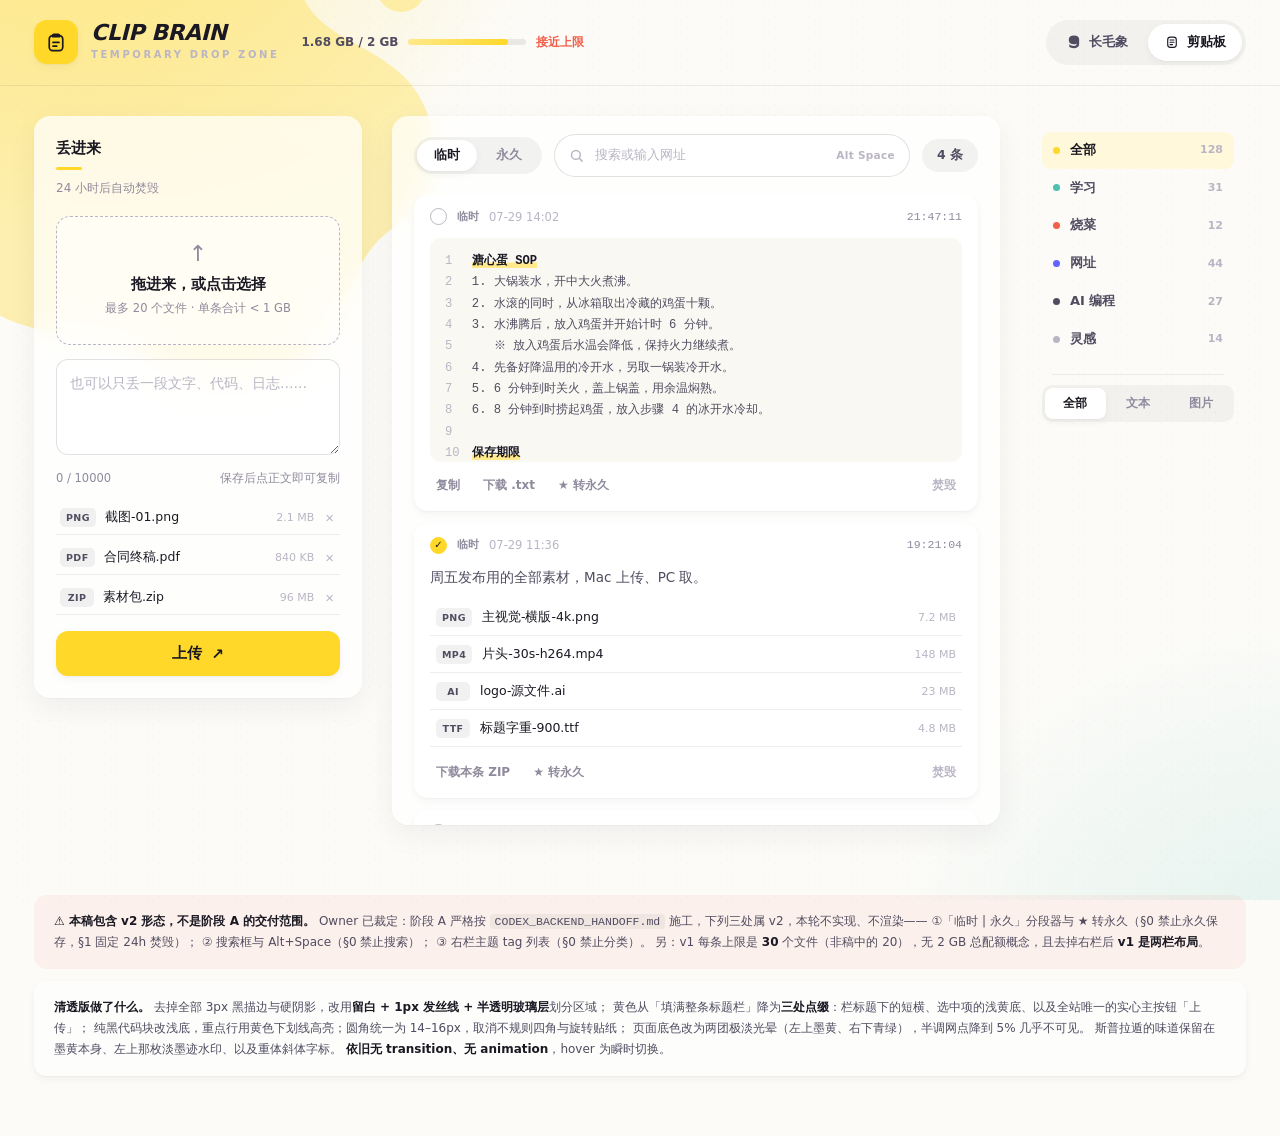
<file: demos/clip-brain/design/mockup-airy.html>
<!doctype html>
<html lang="zh-CN">
<head>
<meta charset="utf-8">
<meta name="viewport" content="width=device-width, initial-scale=1">
<title>Clip Brain · 视觉方案 v2 清透</title>
<style>
/* ============================================================
   Clip Brain 视觉方案 v2「清透」
   与 v1 的差别：去掉几乎全部描边与硬阴影，改用留白 + 发丝线 +
   半透明层次。黄色只做点缀（下划线、选中底色、唯一主按钮）。
   斯普拉遁 DNA 保留在：墨黄本身、一枚极淡的墨迹水印、重体斜体字标。
   硬约束不变：无 transition、无 animation，hover 瞬时切换。
   全部为原创 CSS + 内联 SVG，无外部字体/图片/网络请求。
   ============================================================ */

:root{
  --ink:       #1A1822;
  --ink-2:     #514C60;
  --ink-3:     #8F8A9C;
  --ink-4:     #BAB5C4;

  --paper:     #FCFBF8;
  --surface:   rgba(255,255,255,.72);
  --solid:     #FFFFFF;

  --yellow:    #FFD829;   /* 主强调，长毛象紫的补色位 */
  --yellow-mid:#FFE98A;
  --wash:      #FFF8DA;   /* 交互浅底 */
  --teal:      #4FBFB0;
  --teal-wash: #E6F5F2;
  --coral:     #F2604A;   /* 仅危险 */
  --blurple:   #6364FF;   /* 仅「回长毛象」 */

  --hair:      rgba(26,24,34,.07);
  --hair-2:    rgba(26,24,34,.13);

  --lift:      0 1px 2px rgba(26,24,34,.035), 0 10px 30px rgba(26,24,34,.055);
  --lift-sm:   0 1px 2px rgba(26,24,34,.035), 0 3px 10px rgba(26,24,34,.045);

  --sans: system-ui, -apple-system, "Segoe UI", "PingFang SC", "Microsoft YaHei", sans-serif;
  --mono: "SF Mono", "Cascadia Mono", Consolas, "Noto Sans Mono CJK SC", monospace;
  --r: 16px;
}

*{ box-sizing:border-box; }
html,body{ margin:0; padding:0; }

body{
  font-family:var(--sans);
  color:var(--ink);
  /* 两团极淡的光晕代替原来的实心墨迹块：有色彩，无边界 */
  background:
    radial-gradient(760px 520px at 6% -8%, rgba(255,216,41,.30), transparent 62%),
    radial-gradient(700px 560px at 102% 106%, rgba(79,191,176,.15), transparent 60%),
    var(--paper);
  background-attachment:fixed;
  -webkit-font-smoothing:antialiased;
  font-size:14px;
  line-height:1.6;
}

/* 半调网点降到几乎看不见，只提供一点纸质感 */
body::before{
  content:""; position:fixed; inset:0; z-index:0; pointer-events:none;
  background-image:radial-gradient(circle, rgba(26,24,34,.05) .9px, transparent 1px);
  background-size:11px 11px;
}

/* 唯一一枚墨迹：极淡水印，藏在左上，不构成边界 */
.watermark{
  position:fixed; top:-140px; left:-160px; width:620px; height:620px;
  z-index:0; pointer-events:none; color:var(--yellow); opacity:.34;
}
.watermark svg{ width:100%; height:100%; display:block; }

/* ---------- 顶栏：无边框，只有一条发丝线 ---------- */
.topbar{
  position:relative; z-index:2;
  display:flex; align-items:center; gap:22px; flex-wrap:wrap;
  padding:20px 34px;
  border-bottom:1px solid var(--hair);
}

.brand{ display:flex; align-items:center; gap:13px; }
.brand-mark{
  width:44px; height:44px; flex:none; display:grid; place-items:center;
  background:var(--yellow); border-radius:13px; box-shadow:var(--lift-sm);
}
.brand-mark svg{ width:24px; height:24px; }
.brand-name{
  margin:0; font-size:22px; font-weight:800; font-style:italic;
  letter-spacing:-.4px; line-height:1.1;
}
.brand-sub{
  margin:2px 0 0; font-size:10px; font-weight:700;
  letter-spacing:2.6px; color:var(--ink-4);
}

.switch{ display:flex; align-items:center; gap:4px; margin-left:auto; padding:4px; border-radius:999px; background:rgba(26,24,34,.045); }
.pill{
  display:flex; align-items:center; gap:7px;
  padding:8px 16px; border-radius:999px; text-decoration:none;
  font-size:13px; font-weight:700; color:var(--ink-2);
}
.pill svg{ width:16px; height:16px; }
.pill:hover{ color:var(--ink); background:rgba(255,255,255,.7); }
.pill-mastodon:hover{ color:var(--blurple); }
.pill[aria-current]{ background:var(--solid); color:var(--ink); box-shadow:var(--lift-sm); }

.quota{ display:flex; align-items:center; gap:10px; font-size:12px; color:var(--ink-3); }
.quota-bar{ width:118px; height:6px; border-radius:999px; background:rgba(26,24,34,.08); overflow:hidden; }
.quota-fill{ height:100%; width:84%; border-radius:999px; background:linear-gradient(90deg, var(--yellow-mid), var(--yellow)); }
.quota-num{ font-weight:700; color:var(--ink-2); font-variant-numeric:tabular-nums; white-space:nowrap; }
.quota-warn{ color:var(--coral); font-weight:700; }

/* ---------- 三栏 ---------- */
.shell{
  position:relative; z-index:1;
  display:grid; grid-template-columns:328px minmax(0,1fr) 216px;
  gap:30px; max-width:1420px; margin:0 auto; padding:30px 34px 70px;
  align-items:start;
}

/* 面板：半透明玻璃，无边框，只有柔和投影 */
.panel{
  background:var(--surface);
  -webkit-backdrop-filter:blur(14px); backdrop-filter:blur(14px);
  border-radius:var(--r);
  box-shadow:var(--lift);
}
.panel-plain{ background:none; box-shadow:none; -webkit-backdrop-filter:none; backdrop-filter:none; }

/* 栏标题：一行小字 + 一小段黄下划线，取代整条黄色标题栏 */
.head{ padding:20px 22px 0; }
.head h2{ margin:0; font-size:15px; font-weight:800; letter-spacing:-.1px; }
.head .rule{ display:block; width:26px; height:3px; border-radius:999px; background:var(--yellow); margin-top:7px; }
.head .sub{ margin:9px 0 0; font-size:12px; color:var(--ink-3); }

/* ---------- 左栏 ---------- */
.dropzone{
  margin:18px 22px 0; padding:26px 16px; text-align:center; cursor:pointer;
  border:1.5px dashed var(--ink-4); border-radius:14px;
  background:rgba(255,255,255,.5);
}
.dropzone:hover{ background:var(--wash); border-color:var(--yellow); }
.dropzone-icon{ font-size:22px; line-height:1; color:var(--ink-3); }
.dropzone-title{ margin:8px 0 3px; font-size:14.5px; font-weight:700; }
.dropzone-help{ margin:0; font-size:11.5px; color:var(--ink-3); }

.compose{ padding:14px 22px 22px; }
textarea.compose-text{
  width:100%; min-height:96px; resize:vertical; padding:12px 13px;
  font:inherit; font-size:13.5px; line-height:1.65; color:var(--ink);
  background:rgba(255,255,255,.6);
  border:1px solid var(--hair-2); border-radius:12px;
}
textarea.compose-text:focus{ outline:none; border-color:var(--yellow); background:var(--solid); }
textarea.compose-text::placeholder{ color:var(--ink-4); }

.meta-row{ display:flex; justify-content:space-between; margin-top:8px; font-size:11.5px; color:var(--ink-3); }

.chips{ display:grid; gap:5px; margin-top:13px; }
.chip{
  display:flex; align-items:center; gap:9px; padding:7px 4px;
  font-size:12.5px; border-bottom:1px solid var(--hair);
}
.chip:hover{ background:var(--wash); }
.chip-kind{
  flex:none; min-width:34px; text-align:center; padding:2px 6px; border-radius:5px;
  background:rgba(26,24,34,.06); color:var(--ink-2);
  font-size:9.5px; font-weight:800; letter-spacing:.4px;
}
.chip .name{ flex:1; min-width:0; overflow:hidden; text-overflow:ellipsis; white-space:nowrap; }
.chip .size{ color:var(--ink-4); font-size:11px; font-variant-numeric:tabular-nums; }
.chip-x{ border:0; background:none; padding:0 2px; font-size:15px; line-height:1; color:var(--ink-4); cursor:pointer; }
.chip-x:hover{ color:var(--coral); }

/* 全站唯一的实心主按钮 */
.btn-primary{
  width:100%; margin-top:16px; padding:13px;
  display:flex; align-items:center; justify-content:center; gap:9px;
  border:0; border-radius:12px; background:var(--yellow); color:var(--ink);
  font-family:inherit; font-size:15px; font-weight:800; cursor:pointer;
  box-shadow:var(--lift-sm);
}
.btn-primary:hover{ background:#FFCE00; }

/* ---------- 中栏 ---------- */
.toolbar{ display:flex; align-items:center; gap:12px; flex-wrap:wrap; padding:18px 22px; }

.segment{ display:flex; gap:2px; padding:3px; border-radius:999px; background:rgba(26,24,34,.05); flex:none; }
.segment button{
  border:0; background:none; color:var(--ink-3);
  font-family:inherit; font-size:12.5px; font-weight:700; cursor:pointer;
  padding:7px 17px; border-radius:999px;
}
.segment button:hover{ color:var(--ink); }
.segment button[aria-pressed="true"]{ background:var(--solid); color:var(--ink); box-shadow:var(--lift-sm); }

.search{
  flex:1 1 190px; display:flex; align-items:center; gap:9px; min-width:0;
  padding:9px 14px; border-radius:999px;
  background:rgba(255,255,255,.62); border:1px solid var(--hair-2);
}
.search:focus-within{ border-color:var(--yellow); background:var(--solid); }
.search svg{ width:15px; height:15px; flex:none; color:var(--ink-4); }
.search input{ flex:1; min-width:0; border:0; background:none; font:inherit; font-size:13px; color:var(--ink); }
.search input:focus{ outline:none; }
.search input::placeholder{ color:var(--ink-4); }
.kbd{ flex:none; font-size:10.5px; font-weight:700; color:var(--ink-4); letter-spacing:.3px; }

/* 唯一批量入口 */
.count-chip{
  flex:none; padding:8px 15px; border:0; border-radius:999px;
  background:rgba(26,24,34,.05); color:var(--ink-2);
  font-family:inherit; font-size:12.5px; font-weight:700; cursor:pointer;
}
.count-chip:hover{ background:var(--wash); color:var(--ink); }

.feed{ max-height:min(70vh,740px); overflow-y:auto; padding:0 22px 22px; display:grid; gap:12px; }

/* 卡片：白底，无边框，仅极柔投影 */
.card{ background:var(--solid); border-radius:14px; box-shadow:var(--lift-sm); }
.card:hover{ box-shadow:var(--lift); }

.card-head{ display:flex; align-items:center; gap:10px; flex-wrap:wrap; padding:13px 16px 0; }
.tick{
  width:17px; height:17px; flex:none; border:1.5px solid var(--ink-4); border-radius:50%;
  background:none; cursor:pointer; display:grid; place-items:center;
  font-size:10px; font-weight:900; line-height:1; color:transparent; padding:0;
}
.tick:hover{ border-color:var(--ink-2); }
.tick[aria-checked="true"]{ background:var(--yellow); border-color:var(--yellow); color:var(--ink); }

.badge{ font-size:11px; font-weight:700; color:var(--ink-3); }
.badge-perm{ color:var(--teal); }
.stamp{ font-size:11.5px; color:var(--ink-4); }
.countdown{
  margin-left:auto; font-family:var(--mono); font-size:11.5px;
  color:var(--ink-3); font-variant-numeric:tabular-nums;
}

/* 代码块改浅色：原来的纯黑大块是最重的一处 */
.code{
  margin:12px 16px 0; padding:13px 15px; max-height:224px; overflow:auto;
  background:#FAF8F3; border-radius:11px;
  font-family:var(--mono); font-size:12.2px; line-height:1.75; color:var(--ink-2);
}
.code .ln{ display:inline-block; width:2.2em; color:var(--ink-4); user-select:none; }
.code .hl{ color:var(--ink); font-weight:700; box-shadow:inset 0 -.45em 0 var(--yellow-mid); }

.card-text{ padding:12px 16px 0; font-size:13.5px; line-height:1.7; color:var(--ink-2); }

.filelist{ list-style:none; margin:10px 16px 0; padding:0; max-height:150px; overflow-y:auto; }
.filerow{
  display:flex; align-items:center; gap:10px; padding:8px 6px;
  font-size:12.5px; cursor:pointer; border-bottom:1px solid var(--hair);
}
.filerow:hover{ background:var(--wash); }
.filerow .name{ flex:1; min-width:0; overflow:hidden; text-overflow:ellipsis; white-space:nowrap; }
.filerow .size{ color:var(--ink-4); font-size:11px; font-variant-numeric:tabular-nums; }
.more{
  border:0; background:none; color:var(--ink-3); padding:9px 6px;
  font-family:inherit; font-size:12px; font-weight:700; cursor:pointer;
}
.more:hover{ color:var(--ink); }

.card-foot{ display:flex; align-items:center; gap:3px; flex-wrap:wrap; padding:8px 12px 10px; }
.mini{
  border:0; background:none; color:var(--ink-3); border-radius:8px;
  font-family:inherit; font-size:12px; font-weight:700; cursor:pointer; padding:7px 10px;
}
.mini:hover{ background:rgba(26,24,34,.05); color:var(--ink); }
.mini-star:hover{ background:var(--teal-wash); color:var(--teal); }
.mini-star[aria-pressed="true"]{ color:var(--teal); }
.mini-danger{ margin-left:auto; color:var(--ink-4); }
.mini-danger:hover{ background:rgba(242,96,74,.1); color:var(--coral); }

/* ---------- 右栏：纯文本导航，零边框 ---------- */
.nav{ list-style:none; margin:0; padding:16px 12px 6px; display:grid; gap:1px; }
.nav a{
  display:flex; align-items:center; gap:10px; padding:8px 11px; border-radius:9px;
  text-decoration:none; color:var(--ink-2); font-size:13px; font-weight:600;
}
.nav a:hover{ background:rgba(26,24,34,.045); color:var(--ink); }
.nav a[aria-current]{ background:var(--wash); color:var(--ink); font-weight:700; }
.nav .dot{ width:7px; height:7px; flex:none; border-radius:50%; }
.nav .n{ margin-left:auto; font-size:11px; color:var(--ink-4); font-variant-numeric:tabular-nums; }

.divide{ height:1px; margin:10px 22px; background:var(--hair); }

.seg-types{ display:flex; gap:2px; margin:0 12px 16px; padding:3px; border-radius:10px; background:rgba(26,24,34,.045); }
.seg-types button{
  flex:1; border:0; background:none; color:var(--ink-3); border-radius:8px;
  font-family:inherit; font-size:12px; font-weight:700; cursor:pointer; padding:7px 4px;
}
.seg-types button:hover{ color:var(--ink); }
.seg-types button[aria-pressed="true"]{ background:var(--solid); color:var(--ink); box-shadow:var(--lift-sm); }

/* ---------- 说明 ---------- */
.note{
  max-width:1420px; margin:0 auto; padding:16px 20px;
  border-radius:13px; font-size:12px; line-height:1.75; color:var(--ink-2);
  background:rgba(255,255,255,.62); box-shadow:var(--lift-sm);
}
.note + .note{ margin-top:12px; }
.note-warn{ background:rgba(242,96,74,.07); color:var(--ink-2); box-shadow:none; }
.note-wrap{ max-width:1420px; margin:0 auto; padding:0 34px 60px; }
.note b{ font-weight:800; color:var(--ink); }
.note code{ font-family:var(--mono); font-size:11.5px; background:rgba(26,24,34,.05); padding:1px 5px; border-radius:4px; }

@media (max-width:1180px){
  .shell{ grid-template-columns:296px minmax(0,1fr); }
  .col-nav{ grid-column:1 / -1; }
  .nav{ grid-template-columns:repeat(auto-fill,minmax(150px,1fr)); }
}
@media (max-width:820px){
  .shell{ grid-template-columns:minmax(0,1fr); padding:20px 16px 50px; gap:20px; }
  .topbar{ padding:16px; gap:14px; }
  .switch{ margin-left:0; }
  .note-wrap{ padding:0 16px 40px; }
}
</style>
</head>
<body>

<div class="watermark" aria-hidden="true">
  <svg viewBox="0 0 200 200">
    <path d="M104 8c22-6 39 12 44 32 4 17 22 18 34 30 14 14 12 38-4 49-13 9-14 26-24 38-13 16-39 18-53 4-11-11-27-6-42-11C42 145 30 128 33 110c2-14-9-25-8-41C26 50 44 36 62 33c17-3 24-19 42-25z" fill="currentColor"/>
    <circle cx="181" cy="41" r="8" fill="currentColor"/>
    <circle cx="166" cy="17" r="4" fill="currentColor"/>
  </svg>
</div>

<header class="topbar">
  <div class="brand">
    <div class="brand-mark">
      <svg viewBox="0 0 64 64" aria-hidden="true">
        <rect x="14" y="15" width="36" height="40" rx="9" fill="none" stroke="#1A1822" stroke-width="4.5"/>
        <path d="M26 9h12a5 5 0 0 1 5 5v6H21v-6a5 5 0 0 1 5-5z" fill="#1A1822"/>
        <path d="M24 33h16M24 43h10" stroke="#1A1822" stroke-width="4.5" stroke-linecap="round"/>
      </svg>
    </div>
    <div>
      <p class="brand-name">CLIP BRAIN</p>
      <p class="brand-sub">TEMPORARY DROP ZONE</p>
    </div>
  </div>

  <div class="quota">
    <span class="quota-num">1.68 GB / 2 GB</span>
    <div class="quota-bar"><div class="quota-fill"></div></div>
    <span class="quota-warn">接近上限</span>
  </div>

  <nav class="switch" aria-label="网站入口">
    <a class="pill pill-mastodon" href="/">
      <svg viewBox="0 0 56 56" aria-hidden="true">
        <path d="M10 17c1-8 8-12 18-12s17 4 18 12v20c-1 9-9 13-18 13-8 0-14-2-17-6l1-8c4 4 9 6 15 6 7 0 10-3 10-7v-2c-3 2-6 3-10 3-10 0-17-4-17-13z" fill="currentColor"/>
      </svg>
      <span>长毛象</span>
    </a>
    <a class="pill" href="/clipboard/" aria-current="page">
      <svg viewBox="0 0 56 56" aria-hidden="true">
        <rect x="13" y="11" width="30" height="36" rx="9" fill="none" stroke="currentColor" stroke-width="4"/>
        <path d="M21 21h14M21 29h14M21 37h9" stroke="currentColor" stroke-width="4" stroke-linecap="round"/>
      </svg>
      <span>剪贴板</span>
    </a>
  </nav>
</header>

<div class="shell">

  <!-- ============ 左栏 ============ -->
  <section class="panel col-compose">
    <div class="head">
      <h2>丢进来</h2>
      <span class="rule"></span>
      <p class="sub">24 小时后自动焚毁</p>
    </div>

    <div class="dropzone">
      <div class="dropzone-icon" aria-hidden="true">↑</div>
      <p class="dropzone-title">拖进来，或点击选择</p>
      <p class="dropzone-help">最多 20 个文件 · 单条合计 &lt; 1 GB</p>
    </div>

    <div class="compose">
      <textarea class="compose-text" placeholder="也可以只丢一段文字、代码、日志……"></textarea>
      <div class="meta-row">
        <span>0 / 10000</span>
        <span>保存后点正文即可复制</span>
      </div>

      <div class="chips">
        <span class="chip"><span class="chip-kind">PNG</span><span class="name">截图-01.png</span><span class="size">2.1 MB</span><button class="chip-x" aria-label="移除">×</button></span>
        <span class="chip"><span class="chip-kind">PDF</span><span class="name">合同终稿.pdf</span><span class="size">840 KB</span><button class="chip-x" aria-label="移除">×</button></span>
        <span class="chip"><span class="chip-kind">ZIP</span><span class="name">素材包.zip</span><span class="size">96 MB</span><button class="chip-x" aria-label="移除">×</button></span>
      </div>

      <button class="btn-primary">上传 <span aria-hidden="true">↗</span></button>
    </div>
  </section>

  <!-- ============ 中栏 ============ -->
  <section class="panel col-feed">
    <div class="toolbar">
      <div class="segment" role="group" aria-label="分类">
        <button aria-pressed="true">临时</button>
        <button aria-pressed="false">永久</button>
      </div>

      <label class="search">
        <svg viewBox="0 0 24 24" fill="none" aria-hidden="true">
          <circle cx="11" cy="11" r="7" stroke="currentColor" stroke-width="2.4"/>
          <path d="M16.5 16.5 21 21" stroke="currentColor" stroke-width="2.4" stroke-linecap="round"/>
        </svg>
        <input placeholder="搜索或输入网址">
        <span class="kbd">Alt Space</span>
      </label>

      <button class="count-chip">4 条</button>
    </div>

    <div class="feed">

      <article class="card">
        <div class="card-head">
          <span class="tick" role="checkbox" aria-checked="false" tabindex="0">✓</span>
          <span class="badge">临时</span>
          <span class="stamp">07-29 14:02</span>
          <span class="countdown">21:47:11</span>
        </div>
        <pre class="code"><span class="ln">1</span><span class="hl">溏心蛋 SOP</span>
<span class="ln">2</span>1. 大锅装水，开中大火煮沸。
<span class="ln">3</span>2. 水滚的同时，从冰箱取出冷藏的鸡蛋十颗。
<span class="ln">4</span>3. 水沸腾后，放入鸡蛋并开始计时 6 分钟。
<span class="ln">5</span>   ※ 放入鸡蛋后水温会降低，保持火力继续煮。
<span class="ln">6</span>4. 先备好降温用的冷开水，另取一锅装冷开水。
<span class="ln">7</span>5. 6 分钟到时关火，盖上锅盖，用余温焖熟。
<span class="ln">8</span>6. 8 分钟到时捞起鸡蛋，放入步骤 4 的冰开水冷却。
<span class="ln">9</span>
<span class="ln">10</span><span class="hl">保存期限</span>
<span class="ln">11</span>每次从冰箱取出后只取要吃的分量，可保存十天。</pre>
        <div class="card-foot">
          <button class="mini">复制</button>
          <button class="mini">下载 .txt</button>
          <button class="mini mini-star" aria-pressed="false">★ 转永久</button>
          <button class="mini mini-danger">焚毁</button>
        </div>
      </article>

      <article class="card">
        <div class="card-head">
          <span class="tick" role="checkbox" aria-checked="true" tabindex="0">✓</span>
          <span class="badge">临时</span>
          <span class="stamp">07-29 11:36</span>
          <span class="countdown">19:21:04</span>
        </div>
        <div class="card-text">周五发布用的全部素材，Mac 上传、PC 取。</div>
        <ul class="filelist">
          <li class="filerow"><span class="chip-kind">PNG</span><span class="name">主视觉-横版-4k.png</span><span class="size">7.2 MB</span></li>
          <li class="filerow"><span class="chip-kind">MP4</span><span class="name">片头-30s-h264.mp4</span><span class="size">148 MB</span></li>
          <li class="filerow"><span class="chip-kind">AI</span><span class="name">logo-源文件.ai</span><span class="size">23 MB</span></li>
          <li class="filerow"><span class="chip-kind">TTF</span><span class="name">标题字重-900.ttf</span><span class="size">4.8 MB</span></li>
          <li><button class="more">还有 16 个文件 ↓</button></li>
        </ul>
        <div class="card-foot">
          <button class="mini">下载本条 ZIP</button>
          <button class="mini mini-star" aria-pressed="false">★ 转永久</button>
          <button class="mini mini-danger">焚毁</button>
        </div>
      </article>

      <article class="card">
        <div class="card-head">
          <span class="tick" role="checkbox" aria-checked="false" tabindex="0">✓</span>
          <span class="badge badge-perm">★ 永久</span>
          <span class="stamp">07-21 09:10</span>
          <span class="countdown">不焚毁</span>
        </div>
        <div class="card-text">常用命令：重启 cmx-mcp-http、看 nginx 日志、跑 smoke。收藏后不进 24 小时队列。</div>
        <ul class="filelist">
          <li class="filerow"><span class="chip-kind">SH</span><span class="name">常用命令.sh</span><span class="size">1.4 KB</span></li>
        </ul>
        <div class="card-foot">
          <button class="mini">复制</button>
          <button class="mini">下载</button>
          <button class="mini mini-star" aria-pressed="true">★ 已永久</button>
          <button class="mini mini-danger">焚毁</button>
        </div>
      </article>

    </div>
  </section>

  <!-- ============ 右栏 ============ -->
  <aside class="panel panel-plain col-nav">
    <ul class="nav">
      <li><a href="#" aria-current="page"><span class="dot" style="background:var(--yellow)"></span>全部<span class="n">128</span></a></li>
      <li><a href="#"><span class="dot" style="background:var(--teal)"></span>学习<span class="n">31</span></a></li>
      <li><a href="#"><span class="dot" style="background:var(--coral)"></span>烧菜<span class="n">12</span></a></li>
      <li><a href="#"><span class="dot" style="background:var(--blurple)"></span>网址<span class="n">44</span></a></li>
      <li><a href="#"><span class="dot" style="background:var(--ink-2)"></span>AI 编程<span class="n">27</span></a></li>
      <li><a href="#"><span class="dot" style="background:var(--ink-4)"></span>灵感<span class="n">14</span></a></li>
    </ul>

    <div class="divide"></div>

    <div class="seg-types" role="group" aria-label="类型">
      <button aria-pressed="true">全部</button>
      <button aria-pressed="false">文本</button>
      <button aria-pressed="false">图片</button>
    </div>
  </aside>

</div>

<div class="note-wrap">
  <p class="note note-warn">
    <b>⚠ 本稿包含 v2 形态，不是阶段 A 的交付范围。</b>
    Owner 已裁定：阶段 A 严格按 <code>CODEX_BACKEND_HANDOFF.md</code> 施工，下列三处属 v2，本轮不实现、不渲染——
    ①「临时 | 永久」分段器与 ★ 转永久（§0 禁止永久保存，§1 固定 24h 焚毁）；
    ② 搜索框与 Alt+Space（§0 禁止搜索）；
    ③ 右栏主题 tag 列表（§0 禁止分类）。
    另：v1 每条上限是 <b>30</b> 个文件（非稿中的 20），无 2 GB 总配额概念，且去掉右栏后 <b>v1 是两栏布局</b>。
  </p>

  <p class="note">
    <b>清透版做了什么。</b>
    去掉全部 3px 黑描边与硬阴影，改用<b>留白 + 1px 发丝线 + 半透明玻璃层</b>划分区域；
    黄色从「填满整条标题栏」降为<b>三处点缀</b>：栏标题下的短横、选中项的浅黄底、以及全站唯一的实心主按钮「上传」；
    纯黑代码块改浅底，重点行用黄色下划线高亮；圆角统一为 14–16px，取消不规则四角与旋转贴纸；
    页面底色改为两团极淡光晕（左上墨黄、右下青绿），半调网点降到 5% 几乎不可见。
    斯普拉遁的味道保留在墨黄本身、左上那枚淡墨迹水印、以及重体斜体字标。
    <b>依旧无 transition、无 animation</b>，hover 为瞬时切换。
  </p>
</div>

</body>
</html>
</file>
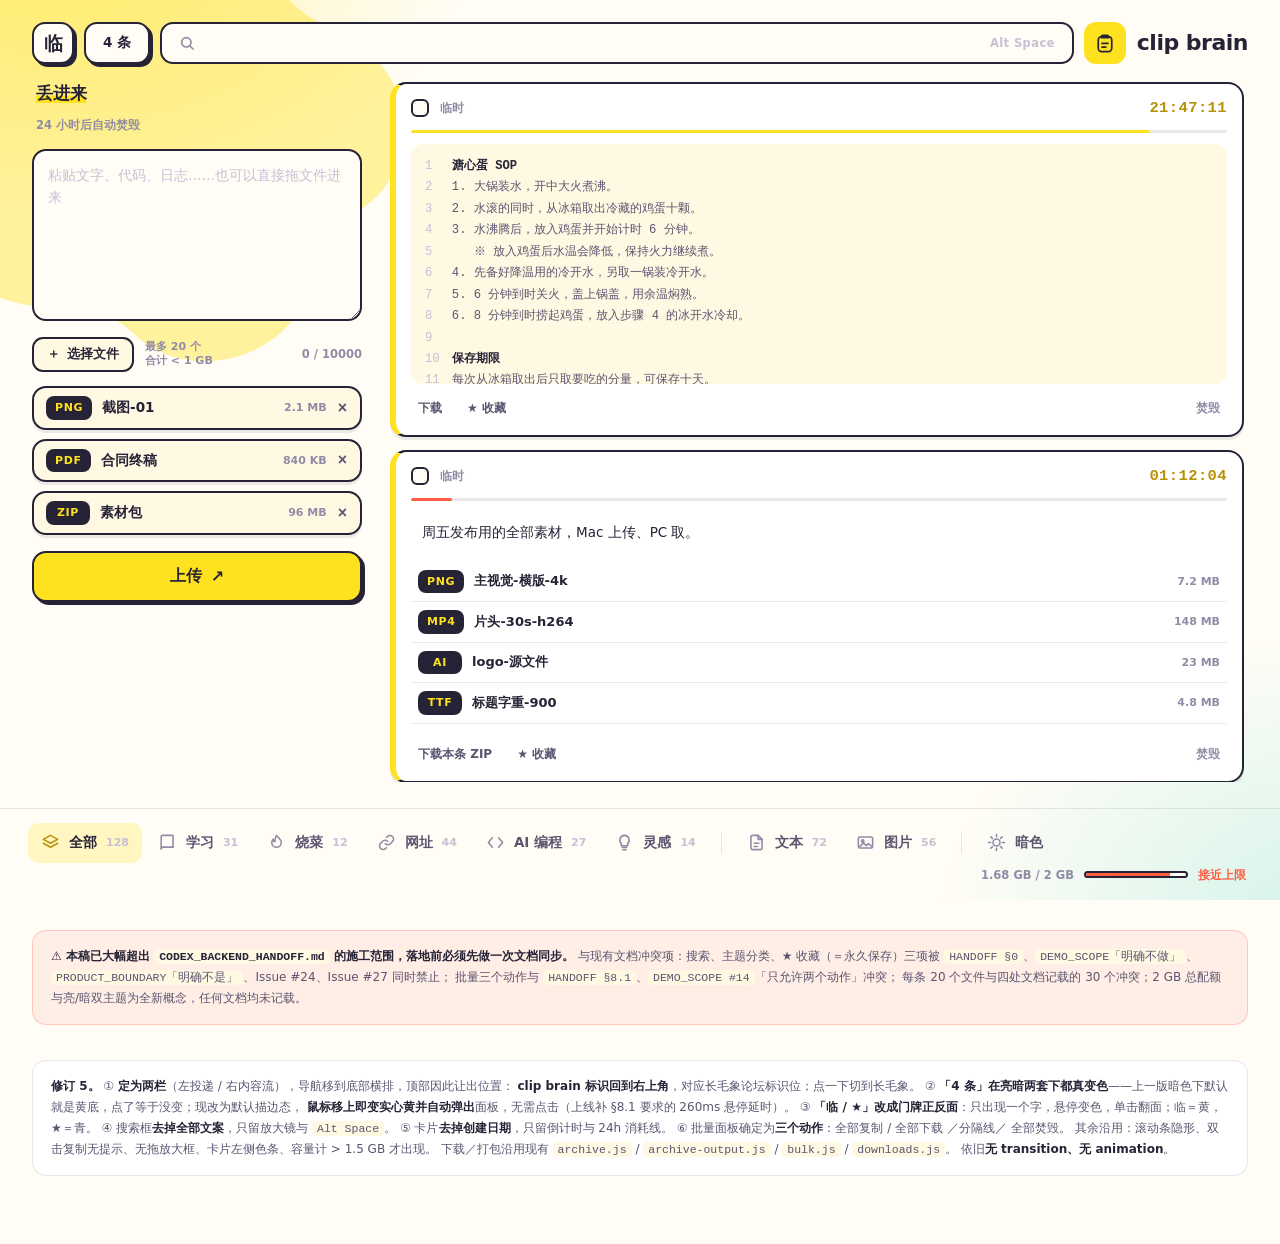
<file: demos/clip-brain/design/mockup.html>
<!doctype html>
<html lang="zh-CN">
<head>
<meta charset="utf-8">
<meta name="viewport" content="width=device-width, initial-scale=1">
<title>Clip Brain · 视觉方案 1 修订版 5</title>
<style>
/* ============================================================
   Clip Brain 视觉方案 1「轻框明快」· 修订 5
   本轮按 Owner 反馈：
     · 定为两栏（左投递 / 右内容流），导航移到底部横排，
       顶部让出位置：clip brain 标识回到右上角，对应长毛象论坛标识位。
     · 「4 条」在亮暗两套下都真变色（默认描边态 → 悬停/展开转实心黄），
       鼠标移上即自动弹出，不必点击。
     · 「临 / ★」改成门牌正反面：只出现一个字，悬停变色，单击翻面。
     · 搜索框去掉「搜索或输入网址」文案，只留 Alt Space。
     · 卡片去掉创建日期，只留倒计时。
   硬约束不变：无 transition、无 animation，hover 瞬时切换。
   全部为原创 CSS + 内联 SVG，无外部字体/图片/网络请求。
   注：隐藏 checkbox + :has() 仅为让设计稿可真实点击；
       上线由 JS 控制（含 §8.1 要求的 260ms 悬停延时），不依赖 :has()。
   ============================================================ */

:root{
  --text:      #262336;
  --text-2:    #5B5570;
  --text-3:    #918BA6;
  --text-4:    #C6C0D4;

  --bg:        #FFFDF6;
  --surface:   #FFFFFF;
  --surface-2: #FFF8E3;
  --input:     #FFFDF6;

  --line:      #262336;
  --line-soft: rgba(38,35,54,.10);

  --wash-y:    #FFF6C2;
  --wash-t:    #D9F7F2;

  --kind-bg:   #262336;
  --kind-fg:   #FFE21F;

  --accent-ink:#B8930A;
  --pop:       3px 3px 0 #262336;
  --soft:      0 3px 0 rgba(38,35,54,.09);
  --glow-y:    .42;
  --glow-t:    .20;
  --mark-op:   .42;

  --yellow:    #FFE21F;
  --yellow-2:  #FFD100;
  --teal:      #22C9B6;
  --coral:     #FF5C42;
  --on-accent: #262336;          /* 黄/青底上的字色，两套通用 */

  --sans: system-ui, -apple-system, "Segoe UI", "PingFang SC", "Microsoft YaHei", sans-serif;
  --mono: "SF Mono", "Cascadia Mono", Consolas, "Noto Sans Mono CJK SC", monospace;
}

body:has(#theme-dark:checked){
  --text:      #F2EFE6;
  --text-2:    #BDB6C9;
  --text-3:    #8F88A0;
  --text-4:    #645D76;

  --bg:        #1B1826;
  --surface:   #252132;
  --surface-2: #2E2839;
  --input:     #201C2C;

  --line:      #3E3752;
  --line-soft: rgba(255,255,255,.09);

  --wash-y:    rgba(255,226,31,.13);
  --wash-t:    rgba(63,191,176,.15);

  --kind-bg:   #FFE21F;
  --kind-fg:   #1B1826;

  --accent-ink:#FFE21F;
  --teal:      #3FBFB0;
  --coral:     #FF6B54;
  --pop:       3px 3px 0 #100E18;
  --soft:      0 3px 0 rgba(0,0,0,.34);
  --glow-y:    .10;
  --glow-t:    .07;
  --mark-op:   .10;
}

*{ box-sizing:border-box; }
html,body{ margin:0; padding:0; }

body{
  font-family:var(--sans); font-size:14px; line-height:1.6; color:var(--text);
  background:
    radial-gradient(720px 500px at 4% -10%, rgba(255,226,31,var(--glow-y)), transparent 60%),
    radial-gradient(660px 520px at 103% 104%, rgba(34,201,182,var(--glow-t)), transparent 58%),
    var(--bg);
  background-attachment:fixed;
  -webkit-font-smoothing:antialiased;
}

*{ scrollbar-width:none; -ms-overflow-style:none; }
::-webkit-scrollbar{ width:0; height:0; display:none; }

.watermark{
  position:fixed; top:-150px; left:-170px; width:600px; height:600px;
  z-index:0; pointer-events:none; color:var(--yellow); opacity:var(--mark-op);
}
.watermark svg{ width:100%; height:100%; display:block; }

/* ================= 顶栏：控件靠左成组，标识锁右上角 ================= */
.topbar{
  position:relative; z-index:3;
  display:flex; align-items:center; gap:10px; flex-wrap:wrap;
  max-width:1420px; margin:0 auto; padding:22px 32px 16px;
}

/* 临 / ★ 门牌：只出现一个字，悬停变色，单击翻面 */
.plate{
  flex:none; width:42px; height:42px; display:grid; place-items:center;
  border:2px solid var(--line); border-radius:13px; box-shadow:var(--pop);
  background:var(--input); color:var(--text);
  font-size:19px; font-weight:900; cursor:pointer; user-select:none;
}
.plate:hover{ background:var(--yellow); border-color:var(--yellow); color:var(--on-accent); }
.plate .fav{ display:none; }
body:has(#mode-fav:checked) .plate{ background:var(--teal); border-color:var(--teal); color:var(--on-accent); }
body:has(#mode-fav:checked) .plate:hover{ background:var(--wash-t); border-color:var(--teal); color:var(--text); }
body:has(#mode-fav:checked) .plate .tmp{ display:none; }
body:has(#mode-fav:checked) .plate .fav{ display:block; }

/* 唯一批量入口：默认描边态 → 悬停/展开转实心黄（亮暗都真变色） */
.bulk{ position:relative; flex:none; }
.count-chip{
  display:flex; align-items:center; height:42px; padding:0 17px;
  border:2px solid var(--line); border-radius:13px; box-shadow:var(--pop);
  background:var(--input); color:var(--text);
  font-family:inherit; font-size:13.5px; font-weight:900; cursor:pointer; user-select:none;
}
.bulk:hover .count-chip,
body:has(#bulk-open:checked) .count-chip{
  background:var(--yellow); border-color:var(--yellow); color:var(--on-accent);
}
.bulk-panel{
  display:none; position:absolute; left:0; top:calc(100% + 7px); z-index:9;
  padding:7px; gap:3px; flex-direction:column; min-width:178px;
  background:var(--surface); border:2px solid var(--line); border-radius:14px; box-shadow:var(--pop);
}
.bulk:hover .bulk-panel,
body:has(#bulk-open:checked) .bulk-panel{ display:flex; }
.bulk-panel button{
  display:flex; align-items:center; gap:10px; width:100%; padding:9px 11px;
  border:0; border-radius:9px; background:none; color:var(--text);
  font-family:inherit; font-size:13px; font-weight:800; cursor:pointer; text-align:left;
}
.bulk-panel button svg{ width:17px; height:17px; flex:none; color:var(--text-3); }
.bulk-panel button:hover{ background:var(--wash-y); }
.bulk-panel button:hover svg{ color:var(--accent-ink); }
.bulk-panel .sep{ height:1px; margin:3px 6px; background:var(--line-soft); }
.bulk-panel .danger{ color:var(--coral); }
.bulk-panel .danger svg{ color:var(--coral); }
.bulk-panel .danger:hover{ background:var(--coral); color:#fff; }
.bulk-panel .danger:hover svg{ color:#fff; }

/* 搜索：无文案，只留 Alt Space */
.search{
  flex:1 1 240px; display:flex; align-items:center; gap:10px; min-width:0; height:42px;
  padding:0 17px; border:2px solid var(--line); border-radius:13px; background:var(--input);
}
.search:focus-within{ background:var(--surface); box-shadow:var(--soft); }
.search svg{ width:16px; height:16px; flex:none; color:var(--text-3); }
.search input{ flex:1; min-width:0; border:0; background:none; font:inherit; font-size:13.5px; font-weight:700; color:var(--text); }
.search input:focus{ outline:none; }
.kbd{ flex:none; font-size:11.5px; font-weight:800; color:var(--text-4); letter-spacing:.4px; }

/* 标识：右上角，对应长毛象论坛标识位 */
.lockup{ flex:none; margin-left:auto; display:flex; align-items:center; gap:11px; text-decoration:none; color:var(--text); }
.lockup-mark{
  width:42px; height:42px; flex:none; display:grid; place-items:center;
  background:var(--yellow); border-radius:12px; color:#262336;
}
.lockup:hover .lockup-mark{ background:var(--yellow-2); }
.lockup-mark svg{ width:24px; height:24px; }
.lockup-word{ font-size:22px; font-weight:800; letter-spacing:-.5px; line-height:1; }

/* ================= 两栏 ================= */
.shell{
  position:relative; z-index:1;
  display:grid; grid-template-columns:330px minmax(0,1fr);
  gap:26px; max-width:1420px; margin:0 auto; padding:0 32px 26px;
  align-items:start;
}

.head{ padding:0 4px 14px; }
.head h2{
  margin:0; display:inline; font-size:17px; font-weight:900; letter-spacing:-.2px;
  box-shadow:inset 0 -.42em 0 var(--yellow);
}
body:has(#theme-dark:checked) .head h2{ box-shadow:inset 0 -.42em 0 rgba(255,226,31,.30); }
.head p{ margin:9px 0 0; font-size:11.5px; font-weight:700; color:var(--text-3); }

/* ---------- 左栏 ---------- */
textarea.compose-text{
  width:100%; min-height:172px; resize:vertical; padding:13px 14px;
  font:inherit; font-size:13.5px; line-height:1.65; color:var(--text);
  background:var(--input); border:2px solid var(--line); border-radius:14px;
}
textarea.compose-text:focus{ outline:none; background:var(--surface); box-shadow:var(--soft); }
textarea.compose-text::placeholder{ color:var(--text-4); }

.pick-row{ display:flex; align-items:center; gap:11px; margin-top:10px; }
.pick{
  display:flex; align-items:center; gap:7px; padding:7px 13px;
  background:var(--surface-2); color:var(--text); cursor:pointer;
  border:2px solid var(--line); border-radius:11px;
  font-family:inherit; font-size:12.5px; font-weight:900;
}
.pick:hover{ background:var(--wash-y); }
.pick-help{ font-size:11px; font-weight:700; color:var(--text-3); line-height:1.35; }
.count-text{ margin-left:auto; font-size:11.5px; font-weight:700; color:var(--text-3); white-space:nowrap; }

.chips{ display:grid; gap:9px; margin-top:14px; }
.chip{
  display:flex; align-items:center; gap:10px; padding:8px 12px;
  background:var(--surface-2); border:2px solid var(--line); border-radius:14px; box-shadow:var(--soft);
}
.chip:hover{ background:var(--wash-y); }
.kind{
  flex:none; min-width:44px; text-align:center; padding:3px 9px; border-radius:8px;
  background:var(--kind-bg); color:var(--kind-fg);
  font-size:11px; font-weight:900; letter-spacing:.6px;
}
.chip .name{ flex:1; min-width:0; overflow:hidden; text-overflow:ellipsis; white-space:nowrap; font-size:13.5px; font-weight:800; }
.chip .size{ color:var(--text-3); font-size:11px; font-weight:700; font-variant-numeric:tabular-nums; }
.chip-x{ border:0; background:none; padding:0 1px; font-size:16px; font-weight:900; line-height:1; color:var(--text-2); cursor:pointer; }
.chip-x:hover{ color:var(--coral); }

.btn-primary{
  width:100%; margin-top:16px; padding:13px;
  display:flex; align-items:center; justify-content:center; gap:9px;
  background:var(--yellow); color:#262336;
  border:2px solid var(--line); border-radius:14px; box-shadow:var(--pop);
  font-family:inherit; font-size:16px; font-weight:900; cursor:pointer;
}
.btn-primary:hover{ background:var(--yellow-2); }

/* ---------- 右栏内容流 ---------- */
.feed{ max-height:min(78vh,900px); overflow-y:auto; display:grid; gap:13px; padding:2px 4px 4px 2px; }

.card{
  background:var(--surface); border:2px solid var(--line); border-left:6px solid var(--yellow);
  border-radius:16px; box-shadow:var(--soft);
}
.card-fav{ background:var(--wash-t); border-left-color:var(--teal); }

.card-head{ display:flex; align-items:center; gap:11px; flex-wrap:wrap; padding:12px 15px 0; }
.tick{
  width:18px; height:18px; flex:none; padding:0; border:2px solid var(--line); border-radius:6px;
  background:var(--input); cursor:pointer; display:grid; place-items:center;
  font-size:11px; font-weight:900; line-height:1; color:transparent;
}
.tick:hover{ background:var(--wash-y); }
.tick[aria-checked="true"]{ background:var(--yellow); border-color:var(--yellow); color:var(--on-accent); }

.badge{ font-size:12px; font-weight:900; color:var(--text-3); }
.badge-fav{ color:var(--teal); }

.countdown{
  margin-left:auto; font-family:var(--mono); font-size:15.5px; font-weight:800;
  letter-spacing:.4px; color:var(--accent-ink); font-variant-numeric:tabular-nums;
}
.countdown-off{ font-size:12px; font-weight:800; color:var(--teal); letter-spacing:.6px; }
.ttl{ height:3px; margin:9px 15px 0; border-radius:999px; background:var(--line-soft); overflow:hidden; }
.ttl span{ display:block; height:100%; border-radius:999px; background:var(--yellow); }
.ttl-low span{ background:var(--coral); }

.code{
  margin:11px 15px 0; padding:12px 14px; max-height:240px; overflow:auto; cursor:copy;
  background:var(--surface-2); border-radius:12px;
  font-family:var(--mono); font-size:12.2px; line-height:1.76; color:var(--text-2);
}
.code:hover{ background:var(--wash-y); }
.code .ln{ display:inline-block; width:2.2em; color:var(--text-4); user-select:none; }
.code .hl{ color:var(--text); font-weight:800; }

.card-text{ margin:11px 15px 0; padding:9px 11px; border-radius:11px; cursor:copy; font-size:13.5px; line-height:1.7; }
.card-text:hover{ background:var(--wash-y); }

.filelist{ list-style:none; margin:9px 15px 0; padding:0; max-height:168px; overflow-y:auto; }
.filerow{ display:flex; align-items:center; gap:10px; padding:8px 7px; cursor:pointer; border-bottom:1px solid var(--line-soft); }
.filerow:hover{ background:var(--wash-y); border-radius:9px; }
.filerow .name{ flex:1; min-width:0; overflow:hidden; text-overflow:ellipsis; white-space:nowrap; font-size:13px; font-weight:800; }
.filerow .size{ color:var(--text-3); font-size:11px; font-weight:700; font-variant-numeric:tabular-nums; }
.more{ border:0; background:none; color:var(--text-2); padding:9px 7px; font-family:inherit; font-size:12px; font-weight:900; cursor:pointer; }
.more:hover{ color:var(--text); }

.card-foot{ display:flex; align-items:center; gap:3px; flex-wrap:wrap; padding:9px 11px 11px; }
.mini{
  border:0; background:none; color:var(--text-2); border-radius:9px;
  font-family:inherit; font-size:12px; font-weight:800; cursor:pointer; padding:7px 11px;
}
.mini:hover{ background:var(--wash-y); color:var(--text); }
.mini-star:hover{ background:var(--teal); color:var(--on-accent); }
.mini-star[aria-pressed="true"]{ color:var(--teal); }
.mini-danger{ margin-left:auto; color:var(--text-3); }
.mini-danger:hover{ background:var(--coral); color:#fff; }

/* ================= 底部导航：论坛式，横排 ================= */
.bottombar{
  position:relative; z-index:1;
  display:flex; align-items:center; gap:3px; flex-wrap:wrap;
  max-width:1420px; margin:0 auto; padding:14px 28px 34px;
  border-top:1px solid var(--line-soft);
}
.bottombar a, .bottombar label{
  display:flex; align-items:center; gap:9px; padding:9px 13px; border-radius:11px;
  text-decoration:none; color:var(--text-2); font-size:13.5px; font-weight:700;
  cursor:pointer; user-select:none;
}
.bottombar svg{ width:19px; height:19px; flex:none; color:var(--text-3); }
.bottombar a:hover, .bottombar label:hover{ background:var(--wash-y); color:var(--text); }
.bottombar a:hover svg, .bottombar label:hover svg{ color:var(--accent-ink); }
.bottombar a[aria-current]{ background:var(--wash-y); color:var(--text); font-weight:900; }
.bottombar a[aria-current] svg{ color:var(--accent-ink); }
.bottombar .n{ font-size:11px; font-weight:800; color:var(--text-4); font-variant-numeric:tabular-nums; }
.vline{ width:1px; height:22px; margin:0 9px; background:var(--line-soft); }

.theme-row .on, .theme-row .moon{ display:none; }
body:has(#theme-dark:checked) .theme-row .on{ display:inline; }
body:has(#theme-dark:checked) .theme-row .off{ display:none; }
body:has(#theme-dark:checked) .theme-row .moon{ display:block; }
body:has(#theme-dark:checked) .theme-row .sun{ display:none; }

.quota{ display:none; margin-left:auto; align-items:center; gap:10px; padding:0 6px; }
.quota.is-visible{ display:flex; }
.quota-num{ font-size:11.5px; font-weight:800; color:var(--text-3); font-variant-numeric:tabular-nums; }
.quota-warn{ font-size:11.5px; font-weight:800; color:var(--coral); }
.quota-bar{ width:104px; height:7px; border:2px solid var(--line); border-radius:999px; background:var(--input); overflow:hidden; }
.quota-fill{ height:100%; width:84%; background:var(--coral); }

/* ---------- 说明 ---------- */
.note-wrap{ max-width:1420px; margin:0 auto; padding:0 32px 56px; display:grid; gap:11px; }
.note{
  padding:15px 18px; border-radius:14px; font-size:12px; line-height:1.75; color:var(--text-2);
  background:var(--surface); border:1px solid var(--line-soft);
}
.note-warn{ background:rgba(255,92,66,.09); border-color:rgba(255,92,66,.26); }
.note b{ font-weight:900; color:var(--text); }
.note code{ font-family:var(--mono); font-size:11.5px; background:var(--surface-2); padding:1px 5px; border-radius:4px; }

@media (max-width:900px){
  .shell{ grid-template-columns:minmax(0,1fr); padding:0 16px 20px; gap:22px; }
  .topbar{ padding:16px 16px 14px; }
  .lockup{ order:-1; margin-left:0; width:100%; }
  .search{ flex:1 1 140px; }
  .bottombar{ padding:12px 12px 30px; overflow-x:auto; flex-wrap:nowrap; }
  .quota{ margin-left:12px; }
  .note-wrap{ padding:0 16px 40px; }
}
</style>
</head>
<body>

<input type="checkbox" id="theme-dark" hidden>
<input type="checkbox" id="bulk-open" hidden>
<input type="checkbox" id="mode-fav" hidden>

<div class="watermark" aria-hidden="true">
  <svg viewBox="0 0 200 200">
    <path d="M104 8c22-6 39 12 44 32 4 17 22 18 34 30 14 14 12 38-4 49-13 9-14 26-24 38-13 16-39 18-53 4-11-11-27-6-42-11C42 145 30 128 33 110c2-14-9-25-8-41C26 50 44 36 62 33c17-3 24-19 42-25z" fill="currentColor"/>
    <circle cx="181" cy="41" r="8" fill="currentColor"/>
    <circle cx="166" cy="17" r="4" fill="currentColor"/>
  </svg>
</div>

<!-- ============ 顶栏 ============ -->
<div class="topbar">

  <!-- 门牌正反面：只出现一个字，悬停变色，单击翻面 -->
  <label class="plate" for="mode-fav" title="临时 / 收藏，点一下翻面">
    <span class="tmp">临</span><span class="fav">★</span>
  </label>

  <div class="bulk">
    <label class="count-chip" for="bulk-open">4 条</label>
    <div class="bulk-panel">
      <button>
        <svg viewBox="0 0 24 24" fill="none" stroke="currentColor" stroke-width="2" stroke-linecap="round" stroke-linejoin="round"><rect x="9" y="9" width="12" height="12" rx="2"/><path d="M5 15V5a2 2 0 0 1 2-2h10"/></svg>
        全部复制</button>
      <button>
        <svg viewBox="0 0 24 24" fill="none" stroke="currentColor" stroke-width="2" stroke-linecap="round" stroke-linejoin="round"><path d="M12 3v12"/><path d="m7 11 5 5 5-5"/><path d="M4 20h16"/></svg>
        全部下载</button>
      <div class="sep"></div>
      <button class="danger">
        <svg viewBox="0 0 24 24" fill="none" stroke="currentColor" stroke-width="2" stroke-linecap="round" stroke-linejoin="round"><path d="M12 3c3 4 6 5 6 9a6 6 0 0 1-12 0c0-2 1-3.2 2-4.2 0 2 1 3.2 2 3.2 0-3 1-6 2-8Z"/></svg>
        全部焚毁</button>
    </div>
  </div>

  <label class="search">
    <svg viewBox="0 0 24 24" fill="none" aria-hidden="true">
      <circle cx="11" cy="11" r="7" stroke="currentColor" stroke-width="2.6"/>
      <path d="M16.5 16.5 21 21" stroke="currentColor" stroke-width="2.6" stroke-linecap="round"/>
    </svg>
    <input aria-label="搜索">
    <span class="kbd">Alt Space</span>
  </label>

  <a class="lockup" href="/" title="切换到长毛象">
    <span class="lockup-mark">
      <svg viewBox="0 0 64 64" aria-hidden="true">
        <rect x="14" y="15" width="36" height="40" rx="9" fill="none" stroke="currentColor" stroke-width="4.5"/>
        <path d="M26 9h12a5 5 0 0 1 5 5v6H21v-6a5 5 0 0 1 5-5z" fill="currentColor"/>
        <path d="M24 33h16M24 43h10" stroke="currentColor" stroke-width="4.5" stroke-linecap="round"/>
      </svg>
    </span>
    <span class="lockup-word">clip brain</span>
  </a>
</div>

<div class="shell">

  <!-- ============ 左栏 ============ -->
  <section class="col-compose">
    <div class="head">
      <h2>丢进来</h2>
      <p>24 小时后自动焚毁</p>
    </div>

    <textarea class="compose-text" placeholder="粘贴文字、代码、日志……也可以直接拖文件进来"></textarea>

    <div class="pick-row">
      <button class="pick"><span aria-hidden="true">＋</span>选择文件</button>
      <span class="pick-help">最多 20 个<br>合计 &lt; 1 GB</span>
      <span class="count-text">0 / 10000</span>
    </div>

    <div class="chips">
      <span class="chip"><span class="kind">PNG</span><span class="name">截图-01</span><span class="size">2.1 MB</span><button class="chip-x" aria-label="移除">×</button></span>
      <span class="chip"><span class="kind">PDF</span><span class="name">合同终稿</span><span class="size">840 KB</span><button class="chip-x" aria-label="移除">×</button></span>
      <span class="chip"><span class="kind">ZIP</span><span class="name">素材包</span><span class="size">96 MB</span><button class="chip-x" aria-label="移除">×</button></span>
    </div>

    <button class="btn-primary">上传 <span aria-hidden="true">↗</span></button>
  </section>

  <!-- ============ 右栏 ============ -->
  <section class="col-feed">
    <div class="feed">

      <article class="card">
        <div class="card-head">
          <span class="tick" role="checkbox" aria-checked="false" tabindex="0">✓</span>
          <span class="badge">临时</span>
          <span class="countdown">21:47:11</span>
        </div>
        <div class="ttl"><span style="width:90.6%"></span></div>
        <pre class="code"><span class="ln">1</span><span class="hl">溏心蛋 SOP</span>
<span class="ln">2</span>1. 大锅装水，开中大火煮沸。
<span class="ln">3</span>2. 水滚的同时，从冰箱取出冷藏的鸡蛋十颗。
<span class="ln">4</span>3. 水沸腾后，放入鸡蛋并开始计时 6 分钟。
<span class="ln">5</span>   ※ 放入鸡蛋后水温会降低，保持火力继续煮。
<span class="ln">6</span>4. 先备好降温用的冷开水，另取一锅装冷开水。
<span class="ln">7</span>5. 6 分钟到时关火，盖上锅盖，用余温焖熟。
<span class="ln">8</span>6. 8 分钟到时捞起鸡蛋，放入步骤 4 的冰开水冷却。
<span class="ln">9</span>
<span class="ln">10</span><span class="hl">保存期限</span>
<span class="ln">11</span>每次从冰箱取出后只取要吃的分量，可保存十天。</pre>
        <div class="card-foot">
          <button class="mini">下载</button>
          <button class="mini mini-star" aria-pressed="false">★ 收藏</button>
          <button class="mini mini-danger">焚毁</button>
        </div>
      </article>

      <article class="card">
        <div class="card-head">
          <span class="tick" role="checkbox" aria-checked="false" tabindex="0">✓</span>
          <span class="badge">临时</span>
          <span class="countdown">01:12:04</span>
        </div>
        <div class="ttl ttl-low"><span style="width:5%"></span></div>
        <div class="card-text">周五发布用的全部素材，Mac 上传、PC 取。</div>
        <ul class="filelist">
          <li class="filerow"><span class="kind">PNG</span><span class="name">主视觉-横版-4k</span><span class="size">7.2 MB</span></li>
          <li class="filerow"><span class="kind">MP4</span><span class="name">片头-30s-h264</span><span class="size">148 MB</span></li>
          <li class="filerow"><span class="kind">AI</span><span class="name">logo-源文件</span><span class="size">23 MB</span></li>
          <li class="filerow"><span class="kind">TTF</span><span class="name">标题字重-900</span><span class="size">4.8 MB</span></li>
          <li><button class="more">还有 16 个文件 ↓</button></li>
        </ul>
        <div class="card-foot">
          <button class="mini">下载本条 ZIP</button>
          <button class="mini mini-star" aria-pressed="false">★ 收藏</button>
          <button class="mini mini-danger">焚毁</button>
        </div>
      </article>

      <article class="card card-fav">
        <div class="card-head">
          <span class="tick" role="checkbox" aria-checked="false" tabindex="0">✓</span>
          <span class="badge badge-fav">★ 收藏</span>
          <span class="countdown countdown-off">不焚毁</span>
        </div>
        <div class="card-text">常用命令：重启 cmx-mcp-http、看 nginx 日志、跑 smoke。收藏后不进 24 小时队列。</div>
        <ul class="filelist">
          <li class="filerow"><span class="kind">SH</span><span class="name">常用命令</span><span class="size">1.4 KB</span></li>
        </ul>
        <div class="card-foot">
          <button class="mini">下载</button>
          <button class="mini mini-star" aria-pressed="true">★ 已收藏</button>
          <button class="mini mini-danger">焚毁</button>
        </div>
      </article>

    </div>
  </section>

</div>

<!-- ============ 底部论坛式导航 ============ -->
<nav class="bottombar" aria-label="主题与类型">
  <a href="#" aria-current="page">
    <svg viewBox="0 0 24 24" fill="none" stroke="currentColor" stroke-width="2" stroke-linecap="round" stroke-linejoin="round"><path d="M12 3 3 8l9 5 9-5-9-5Z"/><path d="m3 13 9 5 9-5"/></svg>
    全部<span class="n">128</span></a>
  <a href="#">
    <svg viewBox="0 0 24 24" fill="none" stroke="currentColor" stroke-width="2" stroke-linecap="round" stroke-linejoin="round"><path d="M4 5a2 2 0 0 1 2-2h13v15H6a2 2 0 0 0-2 2Z"/><path d="M4 20a2 2 0 0 1 2-2h13"/></svg>
    学习<span class="n">31</span></a>
  <a href="#">
    <svg viewBox="0 0 24 24" fill="none" stroke="currentColor" stroke-width="2" stroke-linecap="round" stroke-linejoin="round"><path d="M12 3c3 4 6 5 6 9a6 6 0 0 1-12 0c0-2 1-3.2 2-4.2 0 2 1 3.2 2 3.2 0-3 1-6 2-8Z"/></svg>
    烧菜<span class="n">12</span></a>
  <a href="#">
    <svg viewBox="0 0 24 24" fill="none" stroke="currentColor" stroke-width="2" stroke-linecap="round" stroke-linejoin="round"><path d="M10.5 13.5a4.5 4.5 0 0 0 6.4 0l2.6-2.6a4.5 4.5 0 0 0-6.4-6.4l-1 1"/><path d="M13.5 10.5a4.5 4.5 0 0 0-6.4 0l-2.6 2.6a4.5 4.5 0 0 0 6.4 6.4l1-1"/></svg>
    网址<span class="n">44</span></a>
  <a href="#">
    <svg viewBox="0 0 24 24" fill="none" stroke="currentColor" stroke-width="2" stroke-linecap="round" stroke-linejoin="round"><path d="m8 6-5 6 5 6"/><path d="m16 6 5 6-5 6"/></svg>
    AI 编程<span class="n">27</span></a>
  <a href="#">
    <svg viewBox="0 0 24 24" fill="none" stroke="currentColor" stroke-width="2" stroke-linecap="round" stroke-linejoin="round"><path d="M9 18h6"/><path d="M10 21h4"/><path d="M12 3a6 6 0 0 1 4 10.4V16H8v-2.6A6 6 0 0 1 12 3Z"/></svg>
    灵感<span class="n">14</span></a>

  <span class="vline"></span>

  <a href="#">
    <svg viewBox="0 0 24 24" fill="none" stroke="currentColor" stroke-width="2" stroke-linecap="round" stroke-linejoin="round"><path d="M14 3H7a2 2 0 0 0-2 2v14a2 2 0 0 0 2 2h10a2 2 0 0 0 2-2V8Z"/><path d="M14 3v5h5"/><path d="M9 13h6M9 17h4"/></svg>
    文本<span class="n">72</span></a>
  <a href="#">
    <svg viewBox="0 0 24 24" fill="none" stroke="currentColor" stroke-width="2" stroke-linecap="round" stroke-linejoin="round"><rect x="3" y="5" width="18" height="14" rx="2"/><circle cx="8.5" cy="10" r="1.5"/><path d="m5 17 4.5-4.5 3.5 3.5 2.5-2.5L20 17"/></svg>
    图片<span class="n">56</span></a>

  <span class="vline"></span>

  <label class="theme-row" for="theme-dark">
    <svg class="sun" viewBox="0 0 24 24" fill="none" stroke="currentColor" stroke-width="2" stroke-linecap="round"><circle cx="12" cy="12" r="4.4"/><path d="M12 2v2.6M12 19.4V22M2 12h2.6M19.4 12H22M4.9 4.9l1.9 1.9M17.2 17.2l1.9 1.9M19.1 4.9l-1.9 1.9M6.8 17.2l-1.9 1.9"/></svg>
    <svg class="moon" viewBox="0 0 24 24" fill="none" stroke="currentColor" stroke-width="2" stroke-linecap="round" stroke-linejoin="round"><path d="M20 14.5A8.5 8.5 0 0 1 9.5 4a8.5 8.5 0 1 0 10.5 10.5Z"/></svg>
    <span class="off">暗色</span><span class="on">亮色</span>
  </label>

  <div class="quota is-visible">
    <span class="quota-num">1.68 GB / 2 GB</span>
    <div class="quota-bar"><div class="quota-fill"></div></div>
    <span class="quota-warn">接近上限</span>
  </div>
</nav>

<div class="note-wrap">
  <p class="note note-warn">
    <b>⚠ 本稿已大幅超出 <code>CODEX_BACKEND_HANDOFF.md</code> 的施工范围，落地前必须先做一次文档同步。</b>
    与现有文档冲突项：搜索、主题分类、★ 收藏（＝永久保存）三项被
    <code>HANDOFF §0</code>、<code>DEMO_SCOPE「明确不做」</code>、<code>PRODUCT_BOUNDARY「明确不是」</code>、Issue #24、Issue #27 同时禁止；
    批量三个动作与 <code>HANDOFF §8.1</code>、<code>DEMO_SCOPE #14</code>「只允许两个动作」冲突；
    每条 20 个文件与四处文档记载的 30 个冲突；2 GB 总配额与亮/暗双主题为全新概念，任何文档均未记载。
  </p>

  <p class="note">
    <b>修订 5。</b>
    ① <b>定为两栏</b>（左投递 / 右内容流），导航移到底部横排，顶部因此让出位置：
    <b>clip brain 标识回到右上角</b>，对应长毛象论坛标识位；点一下切到长毛象。
    ② <b>「4 条」在亮暗两套下都真变色</b>——上一版暗色下默认就是黄底，点了等于没变；现改为默认描边态，
    <b>鼠标移上即变实心黄并自动弹出</b>面板，无需点击（上线补 §8.1 要求的 260ms 悬停延时）。
    ③ <b>「临 / ★」改成门牌正反面</b>：只出现一个字，悬停变色，单击翻面；临＝黄，★＝青。
    ④ 搜索框<b>去掉全部文案</b>，只留放大镜与 <code>Alt Space</code>。
    ⑤ 卡片<b>去掉创建日期</b>，只留倒计时与 24h 消耗线。
    ⑥ 批量面板确定为<b>三个动作</b>：全部复制 / 全部下载 ／分隔线／ 全部焚毁。
    其余沿用：滚动条隐形、双击复制无提示、无拖放大框、卡片左侧色条、容量计 &gt; 1.5 GB 才出现。
    下载／打包沿用现有 <code>archive.js</code> / <code>archive-output.js</code> / <code>bulk.js</code> / <code>downloads.js</code>。
    依旧<b>无 transition、无 animation</b>。
  </p>
</div>

</body>
</html>
</file>
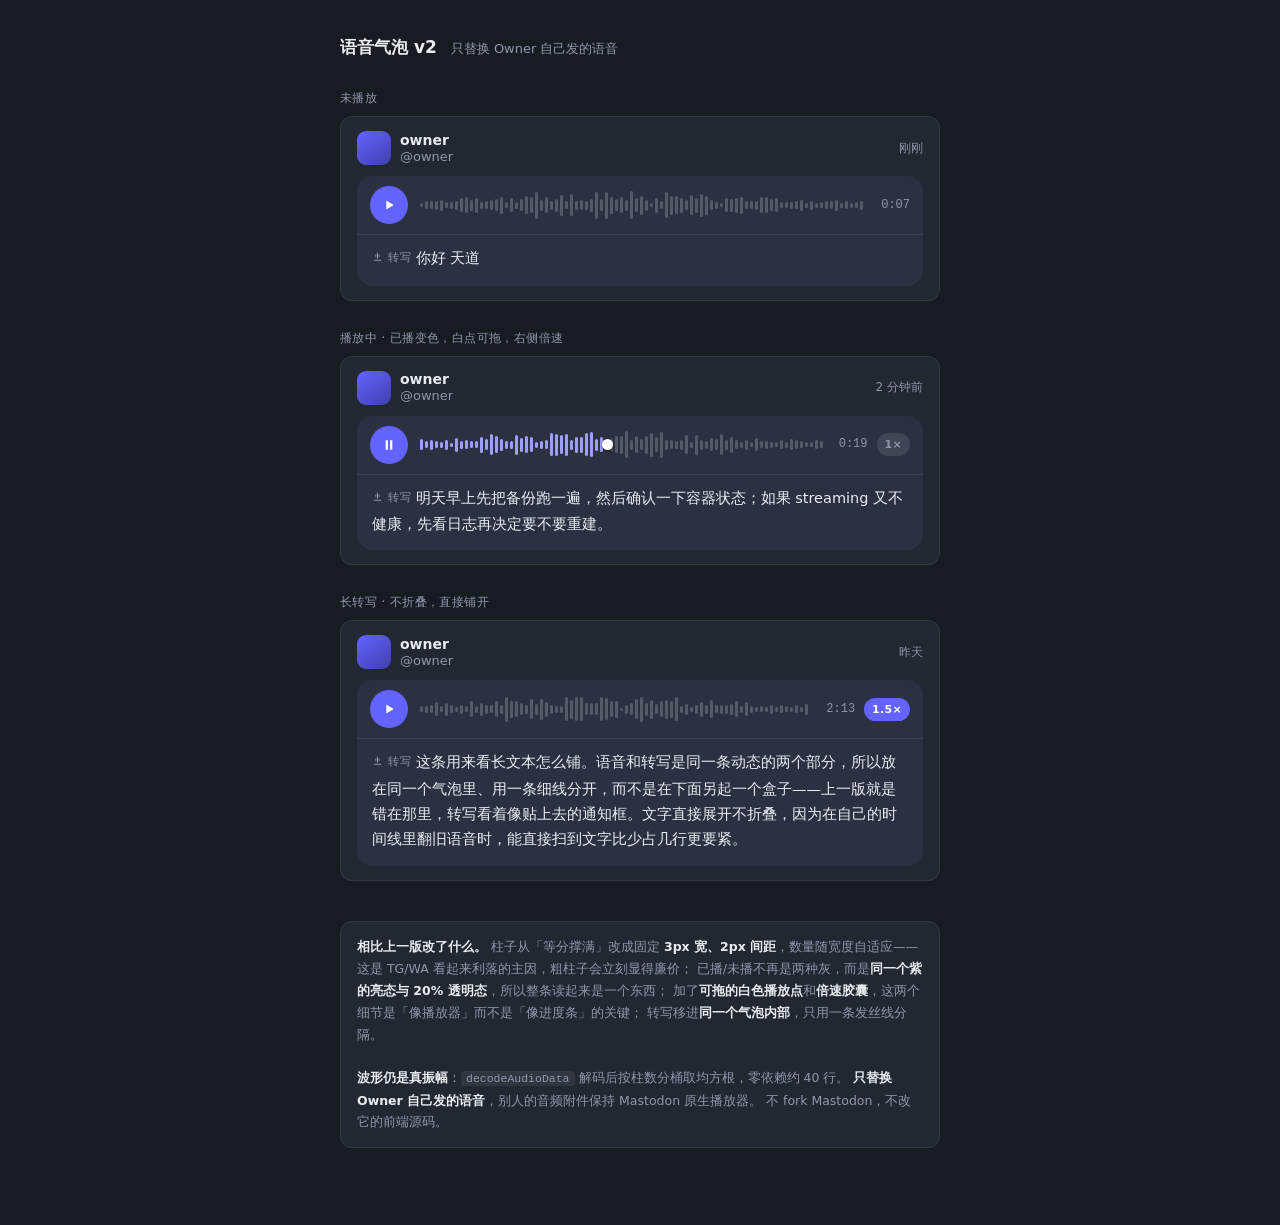
<file: docs/clip-brain/design/voice-bubble-mockup.html>
<!doctype html>
<html lang="zh-CN">
<head>
<meta charset="utf-8">
<meta name="viewport" content="width=device-width, initial-scale=1">
<title>语音气泡 · 视觉方案 2</title>
<style>
/* Telegram/WhatsApp proportions: slim bars, a draggable playhead dot, a speed
   pill, and — the thing the first draft got wrong — the transcript INSIDE the
   same bubble under a hairline, not in a box bolted underneath it.
   Mastodon's palette, since this renders in its timeline.
   No transition, no animation: the only movement is the playhead redrawing. */
:root{
  --bg:#191b22; --surface:#232731; --bubble:#2b3140;
  --text:#e9edf2; --muted:#8f97ab;
  --accent:#6364ff; --wave-on:#9d9eff; --wave-off:rgba(255,255,255,.20);
  --line:rgba(255,255,255,.08);
  --mono:"SF Mono","Cascadia Mono",Consolas,monospace;
}
*{box-sizing:border-box}
body{
  margin:0;padding:34px 20px 64px;background:var(--bg);color:var(--text);
  font:15px/1.6 system-ui,-apple-system,"PingFang SC","Microsoft YaHei",sans-serif;
  -webkit-font-smoothing:antialiased;
}
.wrap{max-width:600px;margin:0 auto;display:grid;gap:28px}
h1{font-size:17px;margin:0;font-weight:700}
h1 span{color:var(--muted);font-weight:400;font-size:13px;margin-left:8px}
.label{font-size:12px;color:var(--muted);letter-spacing:.4px;margin:0 0 8px}

.status{background:var(--surface);border-radius:12px;padding:14px 16px;border:1px solid var(--line)}
.who{display:flex;align-items:center;gap:9px;margin-bottom:11px}
.avatar{width:34px;height:34px;border-radius:9px;background:linear-gradient(140deg,#6364ff,#3f3fae);flex:none}
.name{font-weight:700;font-size:14px;line-height:1.25}
.handle{color:var(--muted);font-size:13px;line-height:1.25}
.when{margin-left:auto;color:var(--muted);font-size:12px}

/* ---------- one bubble: waveform row + transcript ---------- */
.bubble{background:var(--bubble);border-radius:16px;overflow:hidden}

.row{display:flex;align-items:center;gap:12px;padding:10px 13px}

.play{
  width:38px;height:38px;flex:none;border:0;border-radius:50%;padding:0;
  background:var(--accent);color:#fff;cursor:pointer;display:grid;place-items:center;
}
.play:hover{background:#7273ff}
.play svg{width:16px;height:16px;display:block}
.play .pause{display:none}
.is-playing .play .pause{display:block}
.is-playing .play .tri{display:none}

.wave{
  position:relative;flex:1;min-width:0;height:30px;
  display:flex;align-items:center;gap:2px;cursor:pointer;
}
.wave i{width:3px;flex:none;border-radius:999px;background:var(--wave-off);display:block}
.wave i.done{background:var(--wave-on)}
/* The draggable playhead — the detail that makes it read as a player. */
.dot{
  position:absolute;top:50%;width:11px;height:11px;margin:-5.5px 0 0 -5.5px;
  border-radius:50%;background:#fff;box-shadow:0 1px 3px rgba(0,0,0,.5);display:none;
}
.is-playing .dot{display:block}

.meta{flex:none;display:flex;align-items:center;gap:9px}
.time{font-family:var(--mono);font-size:12px;color:var(--muted);font-variant-numeric:tabular-nums}
.speed{
  border:0;border-radius:999px;padding:3px 8px;cursor:pointer;
  background:rgba(255,255,255,.10);color:var(--muted);
  font:inherit;font-size:11px;font-weight:700;letter-spacing:.3px;
}
.speed:hover{background:rgba(255,255,255,.18);color:var(--text)}
.speed.on{background:var(--accent);color:#fff}

.script{
  padding:11px 15px 13px;border-top:1px solid var(--line);
  font-size:14.5px;line-height:1.75;color:var(--text);
}
.script .tag{
  display:inline-flex;align-items:center;gap:5px;
  font-size:11px;color:var(--muted);letter-spacing:.5px;margin-bottom:5px;
}
.script .tag svg{width:11px;height:11px}

.note{
  font-size:12.5px;line-height:1.75;color:var(--muted);
  background:var(--surface);border-radius:12px;padding:14px 16px;border:1px solid var(--line);
}
.note b{color:var(--text)}
.note code{font-family:var(--mono);font-size:11.5px;background:rgba(255,255,255,.07);padding:1px 5px;border-radius:4px}
</style>
</head>
<body>
<div class="wrap">

  <h1>语音气泡 v2 <span>只替换 Owner 自己发的语音</span></h1>

  <div>
    <p class="label">未播放</p>
    <div class="status">
      <div class="who">
        <div class="avatar"></div>
        <div><div class="name">owner</div><div class="handle">@owner</div></div>
        <div class="when">刚刚</div>
      </div>
      <div class="bubble" data-voice data-seed="3" data-dur="0:07">
        <div class="row">
          <button class="play" aria-label="播放">
            <svg class="tri" viewBox="0 0 24 24" fill="currentColor"><path d="M8 5.2v13.6L19 12z"/></svg>
            <svg class="pause" viewBox="0 0 24 24" fill="currentColor"><path d="M7 5h3.4v14H7zM13.6 5H17v14h-3.4z"/></svg>
          </button>
          <div class="wave"><span class="dot"></span></div>
          <div class="meta"><span class="time">0:07</span></div>
        </div>
        <div class="script">
          <span class="tag">
            <svg viewBox="0 0 24 24" fill="none" stroke="currentColor" stroke-width="2.4" stroke-linecap="round"><path d="M12 3v10"/><path d="M8.5 6.5v3M15.5 6.5v3"/><path d="M5 18h14"/></svg>
            转写
          </span>
          你好 天道
        </div>
      </div>
    </div>
  </div>

  <div>
    <p class="label">播放中 · 已播变色，白点可拖，右侧倍速</p>
    <div class="status">
      <div class="who">
        <div class="avatar"></div>
        <div><div class="name">owner</div><div class="handle">@owner</div></div>
        <div class="when">2 分钟前</div>
      </div>
      <div class="bubble is-playing" data-voice data-seed="11" data-dur="0:41" data-progress=".46">
        <div class="row">
          <button class="play" aria-label="暂停">
            <svg class="tri" viewBox="0 0 24 24" fill="currentColor"><path d="M8 5.2v13.6L19 12z"/></svg>
            <svg class="pause" viewBox="0 0 24 24" fill="currentColor"><path d="M7 5h3.4v14H7zM13.6 5H17v14h-3.4z"/></svg>
          </button>
          <div class="wave"><span class="dot"></span></div>
          <div class="meta">
            <span class="time">0:19</span>
            <button class="speed">1×</button>
          </div>
        </div>
        <div class="script">
          <span class="tag">
            <svg viewBox="0 0 24 24" fill="none" stroke="currentColor" stroke-width="2.4" stroke-linecap="round"><path d="M12 3v10"/><path d="M8.5 6.5v3M15.5 6.5v3"/><path d="M5 18h14"/></svg>
            转写
          </span>
          明天早上先把备份跑一遍，然后确认一下容器状态；如果 streaming 又不健康，先看日志再决定要不要重建。
        </div>
      </div>
    </div>
  </div>

  <div>
    <p class="label">长转写 · 不折叠，直接铺开</p>
    <div class="status">
      <div class="who">
        <div class="avatar"></div>
        <div><div class="name">owner</div><div class="handle">@owner</div></div>
        <div class="when">昨天</div>
      </div>
      <div class="bubble" data-voice data-seed="23" data-dur="2:13">
        <div class="row">
          <button class="play" aria-label="播放">
            <svg class="tri" viewBox="0 0 24 24" fill="currentColor"><path d="M8 5.2v13.6L19 12z"/></svg>
            <svg class="pause" viewBox="0 0 24 24" fill="currentColor"><path d="M7 5h3.4v14H7zM13.6 5H17v14h-3.4z"/></svg>
          </button>
          <div class="wave"><span class="dot"></span></div>
          <div class="meta"><span class="time">2:13</span><button class="speed on">1.5×</button></div>
        </div>
        <div class="script">
          <span class="tag">
            <svg viewBox="0 0 24 24" fill="none" stroke="currentColor" stroke-width="2.4" stroke-linecap="round"><path d="M12 3v10"/><path d="M8.5 6.5v3M15.5 6.5v3"/><path d="M5 18h14"/></svg>
            转写
          </span>
          这条用来看长文本怎么铺。语音和转写是同一条动态的两个部分，所以放在同一个气泡里、用一条细线分开，而不是在下面另起一个盒子——上一版就是错在那里，转写看着像贴上去的通知框。文字直接展开不折叠，因为在自己的时间线里翻旧语音时，能直接扫到文字比少占几行更要紧。
        </div>
      </div>
    </div>
  </div>

  <p class="note">
    <b>相比上一版改了什么。</b>
    柱子从「等分撑满」改成固定 <b>3px 宽、2px 间距</b>，数量随宽度自适应——这是 TG/WA 看起来利落的主因，粗柱子会立刻显得廉价；
    已播/未播不再是两种灰，而是<b>同一个紫的亮态与 20% 透明态</b>，所以整条读起来是一个东西；
    加了<b>可拖的白色播放点</b>和<b>倍速胶囊</b>，这两个细节是「像播放器」而不是「像进度条」的关键；
    转写移进<b>同一个气泡内部</b>，只用一条发丝线分隔。
    <br><br>
    <b>波形仍是真振幅</b>：<code>decodeAudioData</code> 解码后按柱数分桶取均方根，零依赖约 40 行。
    <b>只替换 Owner 自己发的语音</b>，别人的音频附件保持 Mastodon 原生播放器。
    不 fork Mastodon，不改它的前端源码。
  </p>

</div>

<script>
/* Mockup only: synthetic peaks and a click-to-seek so the shape is judgeable.
   The shipped widget derives heights from the real decoded audio. */
document.querySelectorAll("[data-voice]").forEach(function (bubble) {
  var wave = bubble.querySelector(".wave");
  var dot = bubble.querySelector(".dot");
  var seed = Number(bubble.dataset.seed || 1);
  var progress = Number(bubble.dataset.progress || 0);

  function build() {
    var width = wave.clientWidth || 320;
    var count = Math.max(24, Math.floor(width / 5));
    wave.querySelectorAll("i").forEach(function (n) { n.remove(); });
    for (var i = 0; i < count; i += 1) {
      var t = i / count;
      var envelope = Math.sin(Math.PI * Math.min(1, t * 1.12)) * 0.7 + 0.3;
      var wobble = Math.abs(Math.sin(i * 1.31 + seed) * Math.cos(i * 0.47 + seed * 1.7))
                 + Math.abs(Math.sin(i * 0.21 + seed)) * 0.35;
      var bar = document.createElement("i");
      bar.style.height = Math.max(3, Math.round(envelope * wobble * 21 + 3)) + "px";
      if (t < progress) bar.className = "done";
      wave.insertBefore(bar, dot);
    }
    place(progress);
  }

  function place(ratio) {
    dot.style.left = (ratio * wave.clientWidth) + "px";
  }

  function seek(event) {
    var rect = wave.getBoundingClientRect();
    var ratio = Math.max(0, Math.min(1, (event.clientX - rect.left) / rect.width));
    var bars = wave.querySelectorAll("i");
    bars.forEach(function (bar, index) {
      bar.className = index / bars.length < ratio ? "done" : "";
    });
    bubble.classList.add("is-playing");
    place(ratio);
  }

  wave.addEventListener("click", seek);
  bubble.querySelector(".play").addEventListener("click", function () {
    bubble.classList.toggle("is-playing");
  });
  var speed = bubble.querySelector(".speed");
  if (speed) {
    var steps = ["1×", "1.5×", "2×"];
    speed.addEventListener("click", function () {
      var next = (steps.indexOf(speed.textContent) + 1) % steps.length;
      speed.textContent = steps[next];
      speed.classList.toggle("on", next !== 0);
    });
  }
  build();
  window.addEventListener("resize", build);
});
</script>
</body>
</html>
</file>
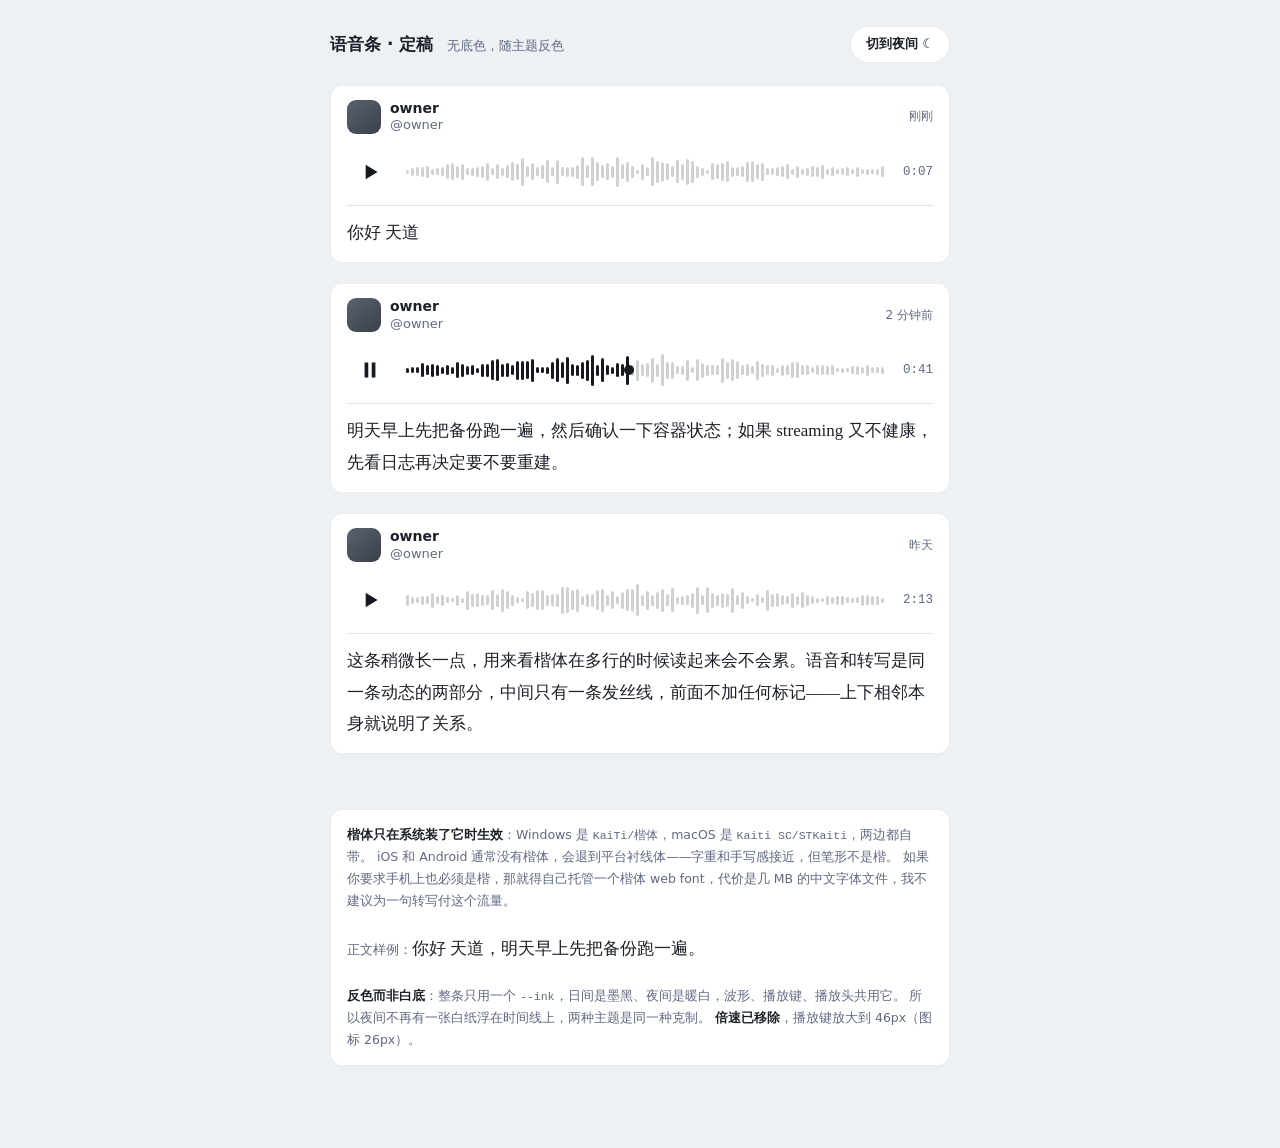
<file: docs/clip-brain/design/voice-bubble-palettes.html>
<!doctype html>
<html lang="zh-CN" data-theme="light">
<head>
<meta charset="utf-8">
<meta name="viewport" content="width=device-width, initial-scale=1">
<title>语音条 · 定稿</title>
<style>
/* No bubble at all: the player sits directly in the status and inverts with the
   theme, so day and night are the same restraint rather than a light card
   floating on a dark timeline. One ink, one muted, one hairline.
   No transition, no animation. */
:root[data-theme="light"]{
  --page:#eef1f4; --card:#ffffff; --line:rgba(0,0,0,.08);
  --text:#1c2028; --muted:#606984;
  --ink:#16191f;
  --off:rgba(22,25,31,.20);
  --hair:rgba(22,25,31,.12);
  --hover:rgba(22,25,31,.07);
}
:root[data-theme="dark"]{
  --page:#191b22; --card:#232731; --line:rgba(255,255,255,.08);
  --text:#e9edf2; --muted:#8f97ab;
  --ink:#eef1f5;
  --off:rgba(238,241,245,.22);
  --hair:rgba(238,241,245,.13);
  --hover:rgba(238,241,245,.09);
}
:root{
  --mono:"SF Mono","Cascadia Mono",Consolas,monospace;
  /* Kai is a system font on Windows and macOS; elsewhere it falls back to the
     platform serif, which keeps the same hand-written weight. */
  --kai:"Kaiti SC","STKaiti",KaiTi,"楷体","TW-Kai","AR PL UKai CN",serif;
}

*{box-sizing:border-box}
body{
  margin:0;padding:26px 20px 70px;background:var(--page);color:var(--text);
  font:15px/1.6 system-ui,-apple-system,"PingFang SC","Microsoft YaHei",sans-serif;
  -webkit-font-smoothing:antialiased;
}
.wrap{max-width:620px;margin:0 auto;display:grid;gap:22px}
.topline{display:flex;align-items:center;gap:12px;flex-wrap:wrap}
h1{font-size:17px;margin:0;font-weight:700}
h1 span{color:var(--muted);font-weight:400;font-size:13px;margin-left:8px}
.switch{
  margin-left:auto;border:1px solid var(--line);border-radius:999px;
  background:var(--card);color:var(--text);font:inherit;font-size:13px;font-weight:700;
  padding:7px 15px;cursor:pointer;
}
.label{font-size:12px;color:var(--muted);margin:0 0 8px}

.status{background:var(--card);border-radius:12px;padding:14px 16px;border:1px solid var(--line)}
.who{display:flex;align-items:center;gap:9px;margin-bottom:11px}
.avatar{width:34px;height:34px;border-radius:9px;background:linear-gradient(140deg,#5a6270,#3a4049);flex:none}
.name{font-weight:700;font-size:14px;line-height:1.25}
.handle{color:var(--muted);font-size:13px;line-height:1.25}
.when{margin-left:auto;color:var(--muted);font-size:12px}

/* ---------- player: no ground, aligned to the status text edge ---------- */
.voice{color:var(--ink)}
.row{display:flex;align-items:center;gap:13px;padding:4px 0 10px}

.play{
  width:46px;height:46px;flex:none;border:0;border-radius:50%;padding:0;cursor:pointer;
  background:none;color:var(--ink);display:grid;place-items:center;
}
.play:hover{background:var(--hover)}
.play svg{width:26px;height:26px;display:block}
.play .pause{display:none}
.is-playing .play .pause{display:block}
.is-playing .play .tri{display:none}

.wave{position:relative;flex:1;min-width:0;height:32px;display:flex;align-items:center;gap:2px;cursor:pointer}
.wave i{width:3px;flex:none;border-radius:999px;background:var(--off);display:block}
.wave i.done{background:var(--ink)}
.dot{
  position:absolute;top:50%;width:10px;height:10px;margin:-5px 0 0 -5px;border-radius:50%;
  background:var(--ink);display:none;
}
.is-playing .dot{display:block}

.time{
  flex:none;font-family:var(--mono);font-size:12.5px;color:var(--muted);
  font-variant-numeric:tabular-nums;
}

.script{
  padding:11px 0 0;border-top:1px solid var(--hair);
  font-family:var(--kai);
  font-size:17px;line-height:1.85;color:var(--text);
}

.note{
  font-size:12.5px;line-height:1.75;color:var(--muted);
  background:var(--card);border-radius:12px;padding:14px 16px;border:1px solid var(--line);
}
.note b{color:var(--text)}
.note code{font-family:var(--mono);font-size:11.5px}
.sample{font-family:var(--kai);font-size:17px;color:var(--text)}
</style>
</head>
<body>
<div class="wrap">
  <div class="topline">
    <h1>语音条 · 定稿 <span>无底色，随主题反色</span></h1>
    <button class="switch" id="theme">切到夜间 ☾</button>
  </div>
  <div id="stage"></div>
  <p class="note">
    <b>楷体只在系统装了它时生效</b>：Windows 是 <code>KaiTi/楷体</code>，macOS 是 <code>Kaiti SC/STKaiti</code>，两边都自带。
    iOS 和 Android 通常没有楷体，会退到平台衬线体——字重和手写感接近，但笔形不是楷。
    如果你要求手机上也必须是楷，那就得自己托管一个楷体 web font，代价是几 MB 的中文字体文件，我不建议为一句转写付这个流量。
    <br><br>
    正文样例：<span class="sample">你好 天道，明天早上先把备份跑一遍。</span>
    <br><br>
    <b>反色而非白底</b>：整条只用一个 <code>--ink</code>，日间是墨黑、夜间是暖白，波形、播放键、播放头共用它。
    所以夜间不再有一张白纸浮在时间线上，两种主题是同一种克制。
    <b>倍速已移除</b>，播放键放大到 46px（图标 26px）。
  </p>
</div>

<script>
var SAMPLES = [
  ["你好 天道", "0:07", false],
  ["明天早上先把备份跑一遍，然后确认一下容器状态；如果 streaming 又不健康，先看日志再决定要不要重建。", "0:41", true],
  ["这条稍微长一点，用来看楷体在多行的时候读起来会不会累。语音和转写是同一条动态的两部分，中间只有一条发丝线，前面不加任何标记——上下相邻本身就说明了关系。", "2:13", false]
];

var stage = document.getElementById("stage");
SAMPLES.forEach(function (sample, index) {
  var block = document.createElement("div");
  block.style.marginBottom = "20px";
  block.innerHTML =
    '<div class="status">' +
      '<div class="who"><div class="avatar"></div>' +
      '<div><div class="name">owner</div><div class="handle">@owner</div></div>' +
      '<div class="when">' + ["刚刚", "2 分钟前", "昨天"][index] + '</div></div>' +
      '<div class="voice' + (sample[2] ? ' is-playing' : '') + '" data-voice data-seed="' + (index * 7 + 3) + '"' +
        (sample[2] ? ' data-progress=".46"' : '') + '>' +
        '<div class="row">' +
          '<button class="play" aria-label="播放">' +
            '<svg class="tri" viewBox="0 0 24 24" fill="currentColor"><path d="M8 5.2v13.6L19 12z"/></svg>' +
            '<svg class="pause" viewBox="0 0 24 24" fill="currentColor"><path d="M7 5h3.4v14H7zM13.6 5H17v14h-3.4z"/></svg>' +
          '</button>' +
          '<div class="wave"><span class="dot"></span></div>' +
          '<span class="time">' + sample[1] + '</span>' +
        '</div>' +
        '<div class="script">' + sample[0] + '</div>' +
      '</div>' +
    '</div>';
  stage.append(block);
});

document.querySelectorAll("[data-voice]").forEach(function (voice) {
  var wave = voice.querySelector(".wave");
  var dot = voice.querySelector(".dot");
  var seed = Number(voice.dataset.seed || 1);
  var progress = Number(voice.dataset.progress || 0);

  function build() {
    var width = wave.clientWidth || 320;
    var count = Math.max(24, Math.floor(width / 5));
    wave.querySelectorAll("i").forEach(function (n) { n.remove(); });
    for (var i = 0; i < count; i += 1) {
      var t = i / count;
      var envelope = Math.sin(Math.PI * Math.min(1, t * 1.12)) * 0.7 + 0.3;
      var wobble = Math.abs(Math.sin(i * 1.31 + seed) * Math.cos(i * 0.47 + seed * 1.7))
                 + Math.abs(Math.sin(i * 0.21 + seed)) * 0.35;
      var bar = document.createElement("i");
      bar.style.height = Math.max(3, Math.round(envelope * wobble * 23 + 3)) + "px";
      if (t < progress) bar.className = "done";
      wave.insertBefore(bar, dot);
    }
    dot.style.left = (progress * wave.clientWidth) + "px";
  }

  wave.addEventListener("click", function (event) {
    var rect = wave.getBoundingClientRect();
    var ratio = Math.max(0, Math.min(1, (event.clientX - rect.left) / rect.width));
    var bars = wave.querySelectorAll("i");
    bars.forEach(function (bar, i) { bar.className = i / bars.length < ratio ? "done" : ""; });
    voice.classList.add("is-playing");
    dot.style.left = (ratio * wave.clientWidth) + "px";
    progress = ratio;
  });
  voice.querySelector(".play").addEventListener("click", function () {
    voice.classList.toggle("is-playing");
  });
  build();
  window.addEventListener("resize", build);
});

var root = document.documentElement;
var button = document.getElementById("theme");
button.addEventListener("click", function () {
  var dark = root.dataset.theme === "dark";
  root.dataset.theme = dark ? "light" : "dark";
  button.textContent = dark ? "切到夜间 ☾" : "切到日间 ☀";
});
</script>
</body>
</html>
</file>
